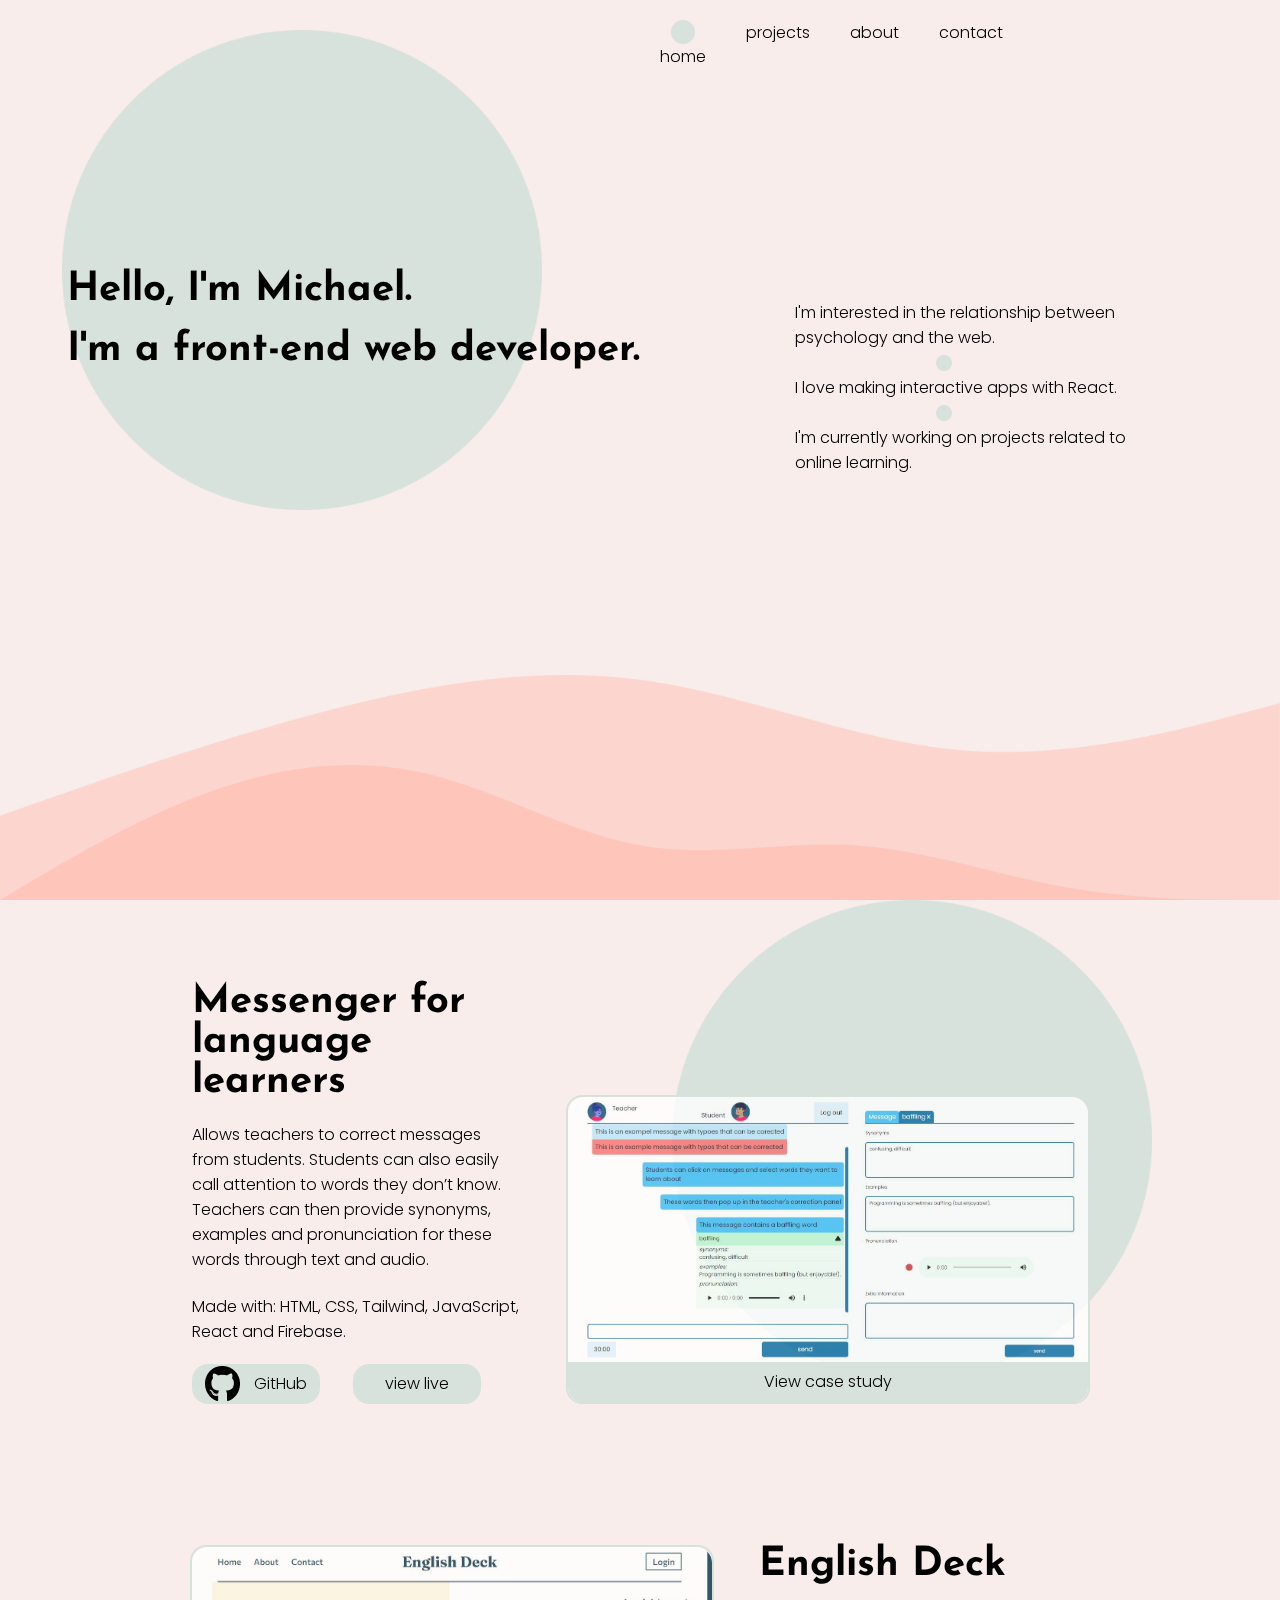
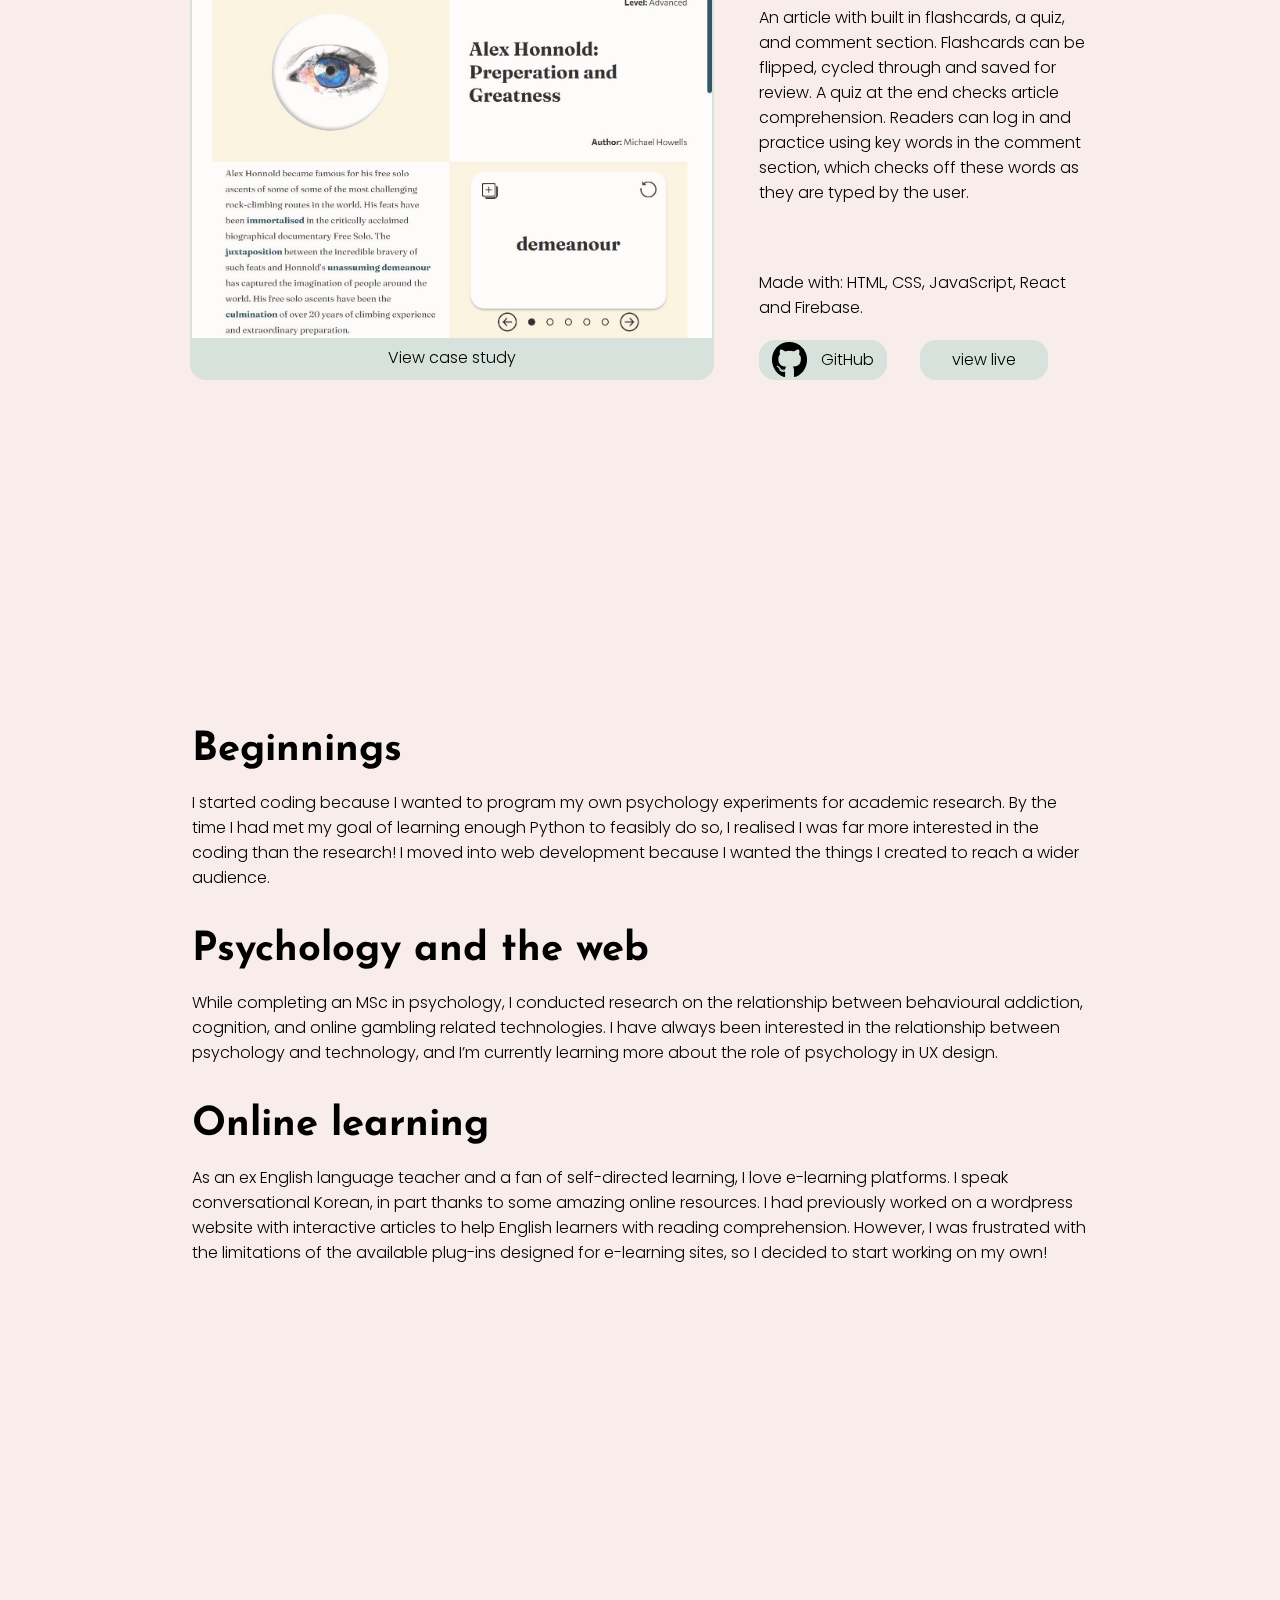
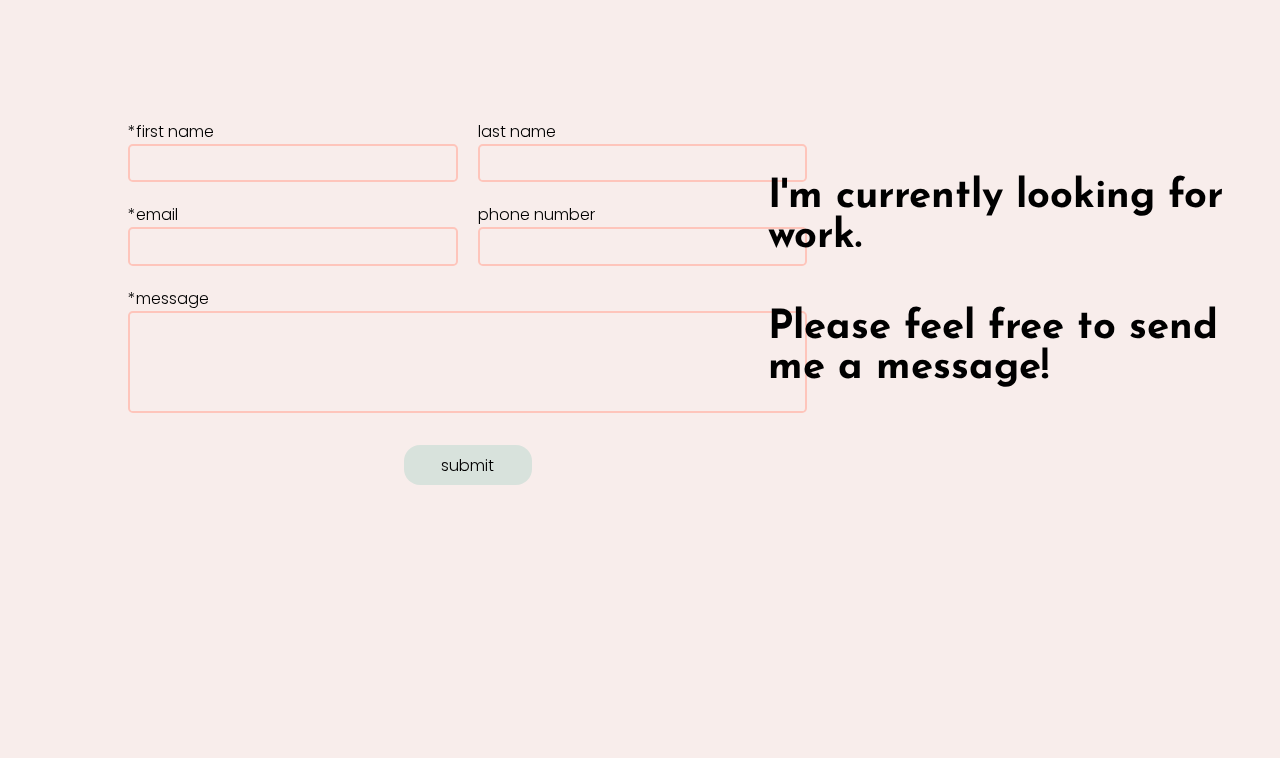
<file: index.html>
<!DOCTYPE html>
<html lang="en">
  <head>
    <meta charset="UTF-8" />
    <meta http-equiv="X-UA-Compatible" content="IE=edge" />
    <meta name="viewport" content="width=device-width, initial-scale=1.0" />
    <title>MichaelDHowells</title>
    <link rel="preconnect" href="https://fonts.googleapis.com" />
    <link rel="preconnect" href="https://fonts.gstatic.com" crossorigin />
    <link
      href="https://fonts.googleapis.com/css2?family=Josefin+Sans&family=Poppins:wght@300&display=swap"
      rel="stylesheet"
    />
    <link rel="stylesheet" href="style.css" />
  </head>
  <body>
    <div class="nav-container">
      <nav>
        <div class="nav-item-box nav-home">
          <img
            src="./images/circle-small.png"
            class="small-circle"
            alt="small-circle"
          />
          <a href="#home">
            home
          </a>
        </div>
        <div class="nav-item-box">
          <img
            src="./images/circle-small.png"
            class="small-circle"
            alt="small-circle "
          />
          <a href="#projects">
          projects
          <a>
        </div>
        <div class="nav-item-box">
          <img
            src="./images/circle-small.png"
            class="small-circle"
            alt="small-circle"
          />

          <a href="#about">about</a>

        </div>
        <div class="nav-item-box">
          <img
            src="./images/circle-small.png"
            class="small-circle"
            alt="small-circle"
          />
          <a href="#contact">
          contact
        </a>
        </div>
      </nav>
    </div>
    <main id="main">
      <section class="home-section" id="home">
        <img
          src="./images/circle-big.png"
          class="big-circle"
          alt="big-circle"
        />
        <h1>
          Hello, I'm Michael.<span class="br">
            I'm a front-end web developer.</span
          >
        </h1>
        <div class="main-description">
          <img
            src="./images/wave-small2.png"
            class="small-wave"
            alt="small-wave"
          />
          <p class="description-text fade1">
            I'm interested in the relationship between psychology and the web.
          </p>
          <img
          src="./images/circle-small.png"
          alt="small-circle"
          class="small-circle-description fade2"
        />
          <p class="description-text fade3">
            I love making interactive apps with React.
          </p>
          <img
          src="./images/circle-small.png"
          alt="small-circle"
          class="small-circle-description fade4"
        />
          <p class="description-text fade5">
            I'm currently working on projects related to online learning. 
          </p>
        </div>
      </section>
      <section class="projects-section" id="projects">
        <div class="project-display-odd">
            <div class="prj-about-top-odd">
            <h2>Messenger for language learners</h2>
            <p>
              Allows teachers to correct messages from students. Students can also easily call attention to words they don’t know. Teachers can then provide synonyms, examples and pronunciation for these words through text and audio. 
            </p>
            
          </div>
          <div class="prj-about-bottom-odd">
            <p>
              Made with: HTML, CSS, Tailwind, JavaScript, React and Firebase.
            </p>
            <div class="prj-btns-msg">
              <a href="https://github.com/dev-mhowells/messaging-app"><button class="github-btn">
                <img class="github-logo" src="./images/github-small.png" alt="github logo" />GitHub
              </button>
            </a>
              <a href="https://messenger-32231.web.app/"><button class="view-live-btn">view live</button></a>
            </div>
          </div>
          <div class="img-placeholder-odd">
            <div class="img-text-container">
            <img
              class="prj-preview"
              src="./images/project2/demo-correction.JPG"
              alt="project-one-preview"
            />
            <div class="img-text">
              <a href="messenger.html">View case study</a>
            </div>
          </div>
          </div>
          <!-- <div class="logo-container-msg">
            <img class="html-logo logo" src="./images/html.png" alt="html logo" />
            <img class="logo" src="./images/css.png" alt="css logo" />
            <img class="logo" src="./images/tailwind.png" alt="tailwind logo" />
            <img class="logo" src="./images/js.png" alt="js logo" />
            <img class="logo" src="./images/react.png" alt="react logo" />
            <img class="logo" src="./images/firebase.png" alt="firebase logo" />
          </div> -->
          <!-- <div class="prj-about-bottom-odd">
            <div class="prj-btns-msg">
              <a href="https://github.com/dev-mhowells/messaging-app"><button class="github-btn">
                <img class="github-logo" src="./images/github-small.png" alt="github logo" />GitHub
              </button>
            </a>
              <a href="https://messenger-32231.web.app/"><button class="view-live-btn">view live</button></a>
            </div>
          </div> -->

        </div>
        <div class="project-display">
          <div class="img-placeholder">
            <div class="img-text-container">
            <img
              class="prj-preview"
              src="./images/project1/cap1.JPG"
              alt="project-one-preview"
            />
            <div class="img-text">
              <a href="english-deck.html">View case study</a>
            </div>
          </div>
          </div>
            <div class="prj-about-top">
            <h2>English Deck</h2>
            <p>
             An article with built in flashcards, a quiz, and comment section. Flashcards can be flipped, cycled through and saved for review. A quiz at the end checks article comprehension. Readers can log in and practice using key words in the comment section, which checks off these words as they are typed by the user.
            </p>
          </div>
          <div class="prj-about-bottom">
            <p>
              Made with: HTML, CSS, JavaScript, React and Firebase.
            </p>
            <!-- <div class="logo-container">
              <img class="html-logo logo" src="./images/html.png" alt="html logo" />
              <img class="logo" src="./images/css.png" alt="css logo" />
              <img class="logo" src="./images/js.png" alt="js logo" />
              <img class="logo" src="./images/react.png" alt="react logo" />
              <img class="logo" src="./images/firebase.png" alt="firebase logo" />
            </div> -->
            <div class="prj-btns">
              <a href="https://github.com/dev-mhowells/english-deck-article/blob/main/README.md"><button class="github-btn">
                <img class="github-logo" src="./images/github-small.png" alt="github logo" />GitHub
              </button>
            </a>
              <a href="https://flashcards-77222.web.app/"><button class="view-live-btn">view live</button></a>
            </div>
          </div>
          <!-- </div> -->
        </div>
      </section>
      <section class="about-section" id="about">
        <h2>Beginnings</h2>
        <p>
          I started coding because I wanted to program my own psychology
          experiments for academic research. By the time I had met my goal of
          learning enough Python to feasibly do so, I realised I was far more
          interested in the coding than the research! I moved into web
          development because I wanted the things I created to reach a wider
          audience.
        </p>
        <h2>Psychology and the web</h2>
        <p>
          While completing an MSc in psychology, I conducted research on the
          relationship between behavioural addiction, cognition, and online
          gambling related technologies. I have always been interested in the
          relationship between psychology and technology, and I’m currently
          learning more about the role of psychology in UX design.
        </p>
        <h2>Online learning</h2>
        <p>
          As an ex English language teacher and a fan of self-directed learning,
          I love e-learning platforms. I speak conversational Korean, in part
          thanks to some amazing online resources. I had previously worked on a
          wordpress website with interactive articles to help English learners
          with reading comprehension. However, I was frustrated with the
          limitations of the available plug-ins designed for e-learning sites,
          so I decided to start working on my own!
        </p>
      </section>
      <section class="contact-section" id="contact">
        <form class="form" name="contact-form" method="POST" data-netlify="true">
          <div class="form-element1">
            <label for="first-name">*first name</label>
            <input type="text" name="first-name" class="first-name" required>
          </div>
          <div class="form-element2">
            <label for="last-name">last name</label>
            <input type="text" name="last-name" class="last-name">
          </div>
          <div class="form-element3">
            <label for="email">*email</label>
            <input type="email" name="email" class="email" required>
          </div>
          <div class="form-element4">
            <label for="phone-number">phone number</label>
            <input type="tel" class="phone-number" name="phone-number">
          </div>
          <div class="form-element5">
            <label for="message">*message</label>
            <textarea name="message" class="message" required></textarea>  
          </div>
          <button type="submit" class="submit">submit</button>
        </form>
        <div class="contact-text">
        <h2>I'm currently looking for work.</h2>
        <h2>Please feel free to send me a message!</h2>
      </div>
        <!-- <h2 class="contact-text">
          I'm currently looking for work, feel free to send me an email or give
          me a call!
        </h2>
        <button class="cv-btn">download CV</button> -->
        <!-- <div class="new-background"></div> -->
        <!-- <img class="alien-big" src="./images/alien-big.png" alt="alien" /> -->
        
      </section>
    </main>
    <img src="./images/wave-main.png" class="main-wave" alt="main-wave" />
    <img
      src="./images/wave-secondary.png"
      class="secondary-wave"
      alt="secondary-wave"
    />
    <img
      src="./images/circle-big.png"
      alt="rising-circle"
      class="rising-circle"
    />
    <script src="index.js"></script>
  </body>
</html>
</file>
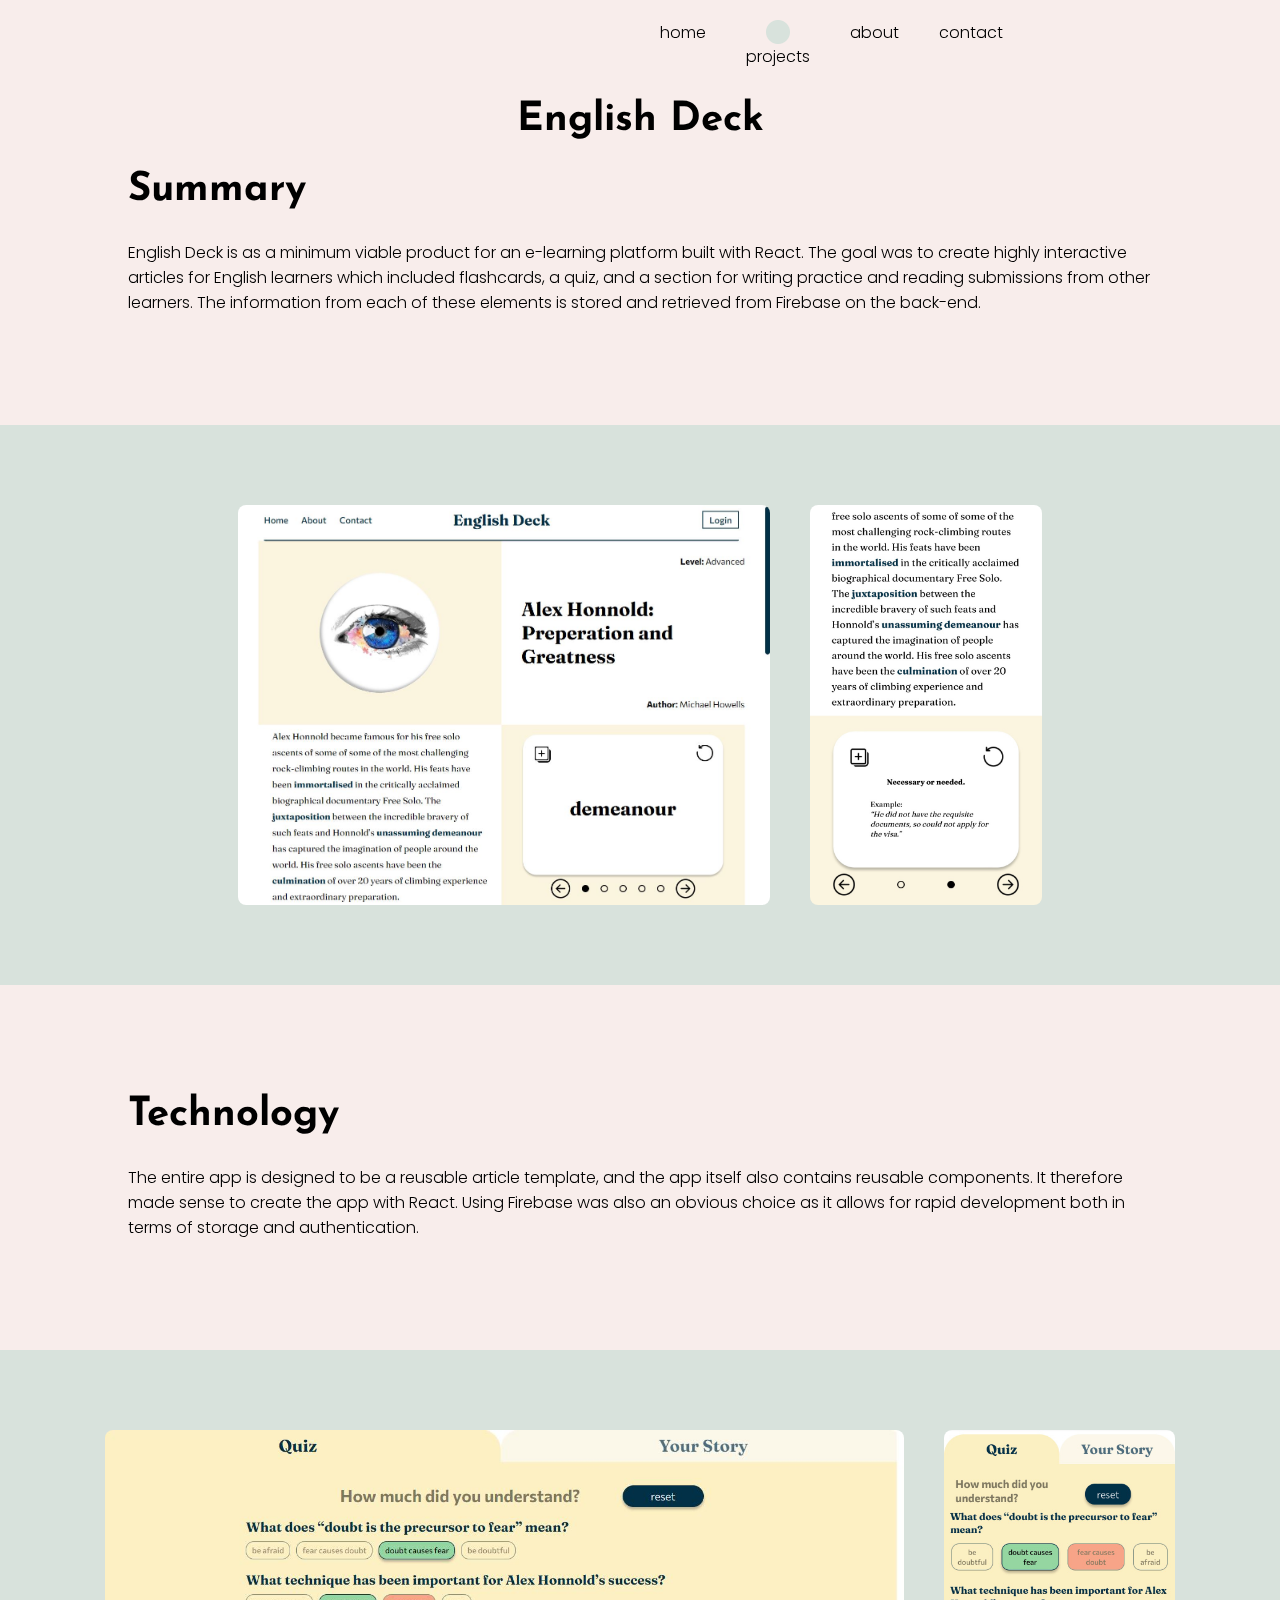
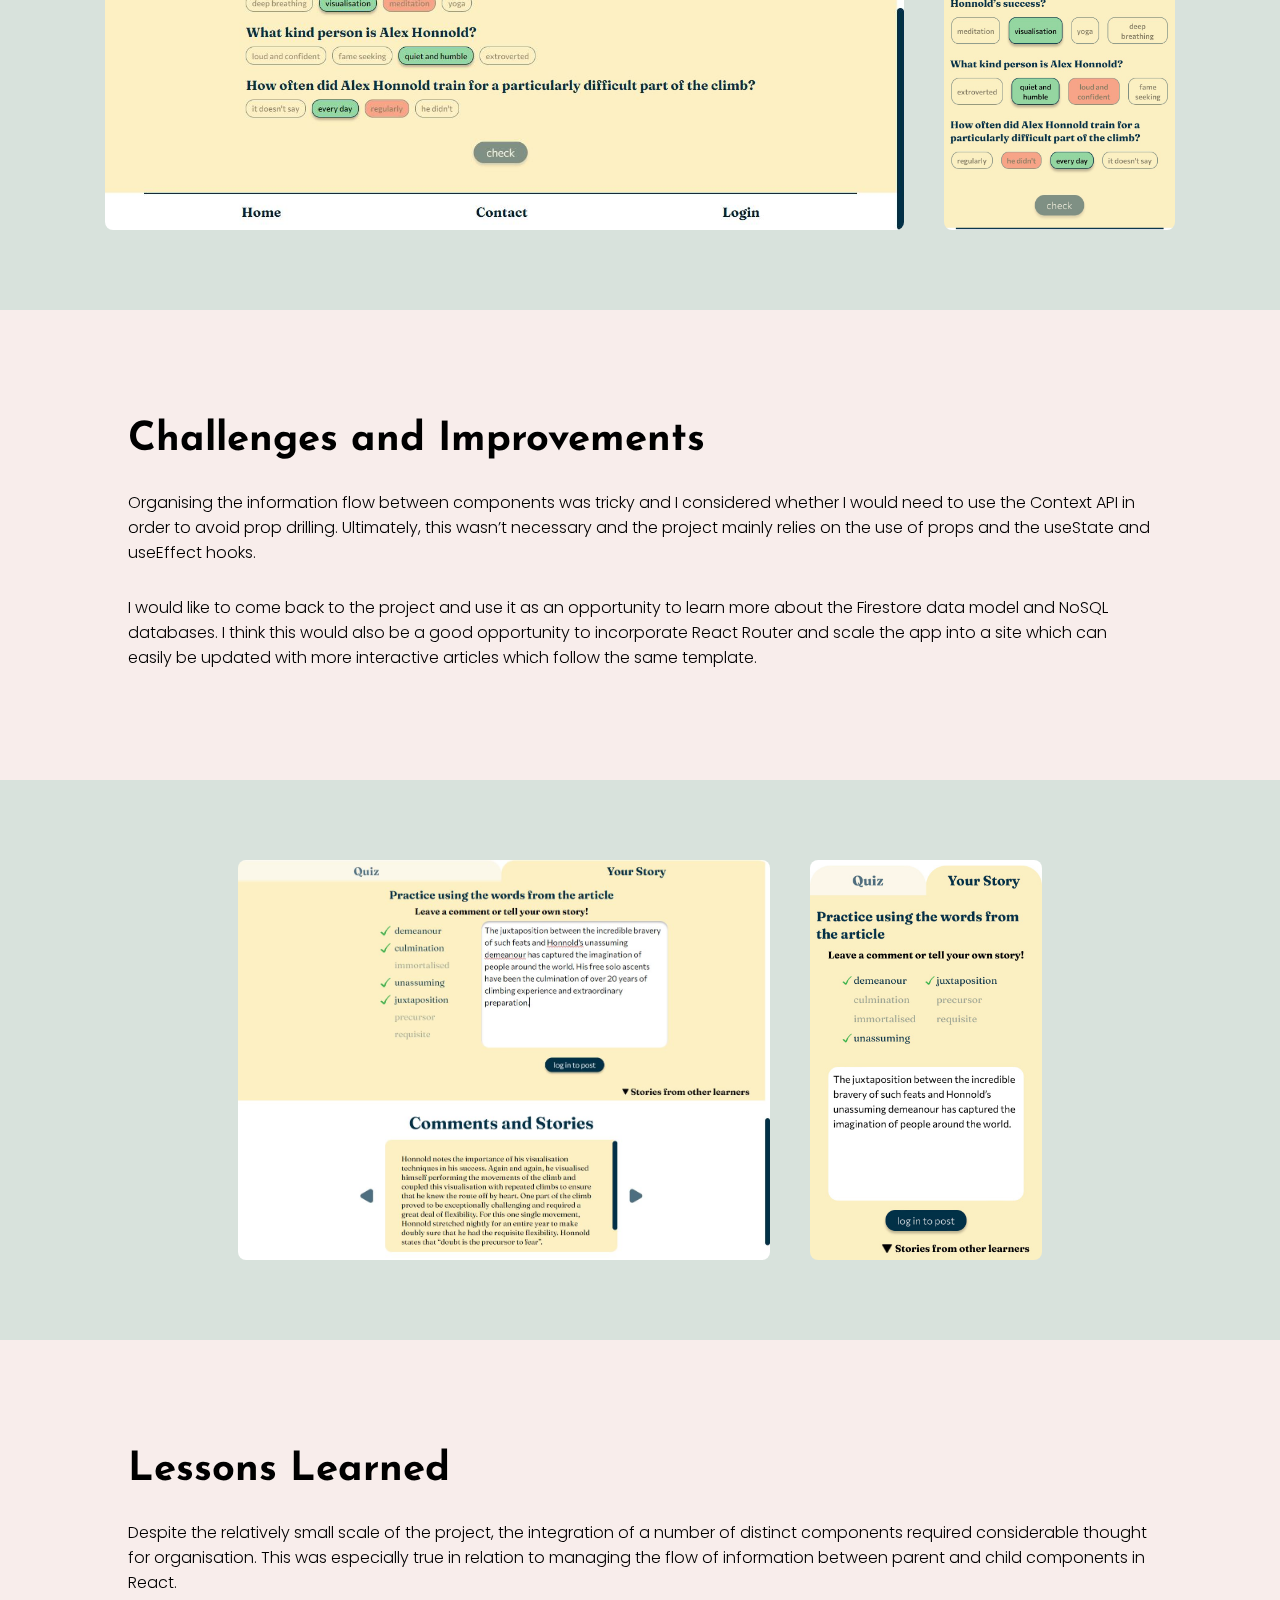
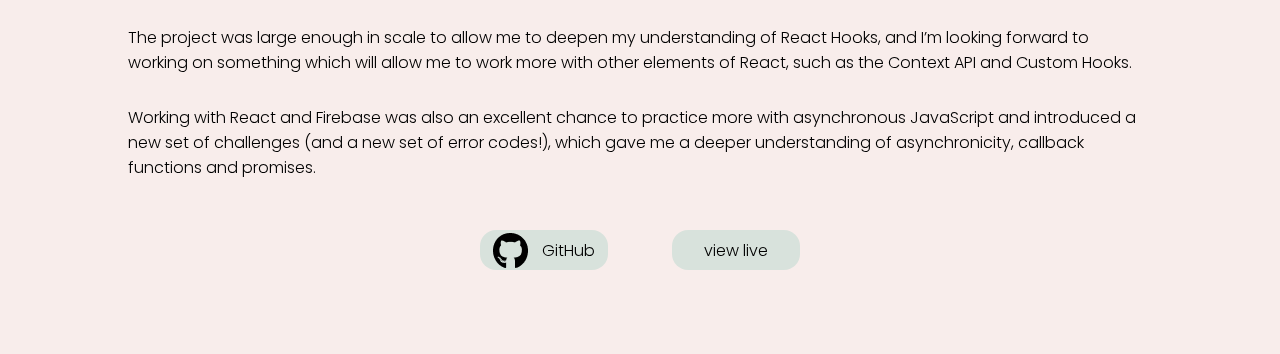
<file: english-deck.html>
<!DOCTYPE html>
<html lang="en">
  <head>
    <meta charset="UTF-8" />
    <meta http-equiv="X-UA-Compatible" content="IE=edge" />
    <meta name="viewport" content="width=device-width, initial-scale=1.0" />
    <title>MichaelDHowells</title>
    <link rel="preconnect" href="https://fonts.googleapis.com" />
    <link rel="preconnect" href="https://fonts.gstatic.com" crossorigin />
    <link
      href="https://fonts.googleapis.com/css2?family=Josefin+Sans&family=Poppins:wght@300&display=swap"
      rel="stylesheet"
    />
    <link rel="stylesheet" href="style.css" />
  </head>
  <body>
    <div class="nav-container">
        <nav>
          <div class="nav-item-box nav-home">
            <a href="index.html">
              home
            </a>
          </div>
          <div class="nav-item-box">
            <img
              src="./images/circle-small.png"
              class="small-circle show-display"
              alt="small-circle "
            />
            <a href="index.html #projects">
            projects
            <a>
          </div>
          <div class="nav-item-box">
            <a href="index.html #about">about</a>
          </div>
          <div class="nav-item-box">
            <a href="index.html #contact">
            contact
          </a>
          </div>
        </nav>
      </div>
      <section class="project-main">
        <h2 id="project-title">English Deck</h2>
        <h2>Summary</h2>
        <p>
          English Deck is as a minimum viable product for an e-learning platform
          built with React. The goal was to create highly interactive articles for
          English learners which included flashcards, a quiz, and a section for
          writing practice and reading submissions from other learners. The
          information from each of these elements is stored and retrieved from
          Firebase on the back-end.
        </p>
        <div class="screenshot-box">
        <img src="./images/project1/cap1.JPG" class="large-cap screenshot" alt="project-screeenshot">
        <img src="./images/project1/mobile/cap2mob.jpg" class="small-cap screenshot" alt="project-screenshot-mobile">
    </div>
        <h2>Technology</h2>
        <p>
          The entire app is designed to be a reusable article template, and the
          app itself also contains reusable components. It therefore made sense to
          create the app with React. Using Firebase was also an obvious choice as
          it allows for rapid development both in terms of storage and
          authentication.
        </p>
        <div class="screenshot-box">
        <img src="./images/project1/cap4.JPG" class="large-cap screenshot wide-cap" alt="project-screeenshot">
        <img src="./images/project1/mobile/cap4mob.jpg" class="small-cap screenshot" alt="project-screenshot-mobile">
        </div>
        <h2>Challenges and Improvements</h2>
        <p>
          Organising the information flow between components was tricky and I
          considered whether I would need to use the Context API in order to avoid
          prop drilling. Ultimately, this wasn’t necessary and the project mainly
          relies on the use of props and the useState and useEffect hooks.
        </p>
        <p>
          I would like to come back to the project and use it as an opportunity to
          learn more about the Firestore data model and NoSQL databases. I think
          this would also be a good opportunity to incorporate React Router and
          scale the app into a site which can easily be updated with more
          interactive articles which follow the same template.
        </p>
        <div class="screenshot-box">
        <img src="./images/project1/cap5.JPG" class="large-cap screenshot" alt="project-screeenshot">
        <img src="./images/project1/mobile/cap5mob.jpg" class="small-cap screenshot" alt="project-screenshot-mobile">
        </div>
        <h2>Lessons Learned</h2>
        <p>
          Despite the relatively small scale of the project, the integration of a
          number of distinct components required considerable thought for
          organisation. This was especially true in relation to managing the flow
          of information between parent and child components in React.
        </p>
        <p>
          The project was large enough in scale to allow me to deepen my
          understanding of React Hooks, and I’m looking forward to working on
          something which will allow me to work more with other elements of React,
          such as the Context API and Custom Hooks.
        </p>
        <p>
          Working with React and Firebase was also an excellent chance to practice
          more with asynchronous JavaScript and introduced a new set of challenges
          (and a new set of error codes!), which gave me a deeper understanding of
          asynchronicity, callback functions and promises.
        </p>
        <div class="prj-btns-project">
            <a href="https://github.com/dev-mhowells/english-deck-article/blob/main/README.md"><button class="github-btn">
              <img class="github-logo" src="./images/github-small.png" alt="github logo" />GitHub
            </button>
          </a>
            <a href="https://flashcards-77222.web.app/"><button class="view-live-btn">view live</button></a>
          </div>
        </div>
        <img src="./images/wave-main.png" class="main-wave" alt="main-wave" />
    <img
      src="./images/wave-secondary.png"
      class="secondary-wave"
      alt="secondary-wave"
    />
        <script src="index.js"></script>
      </section>
  </body>
</html>
</file>
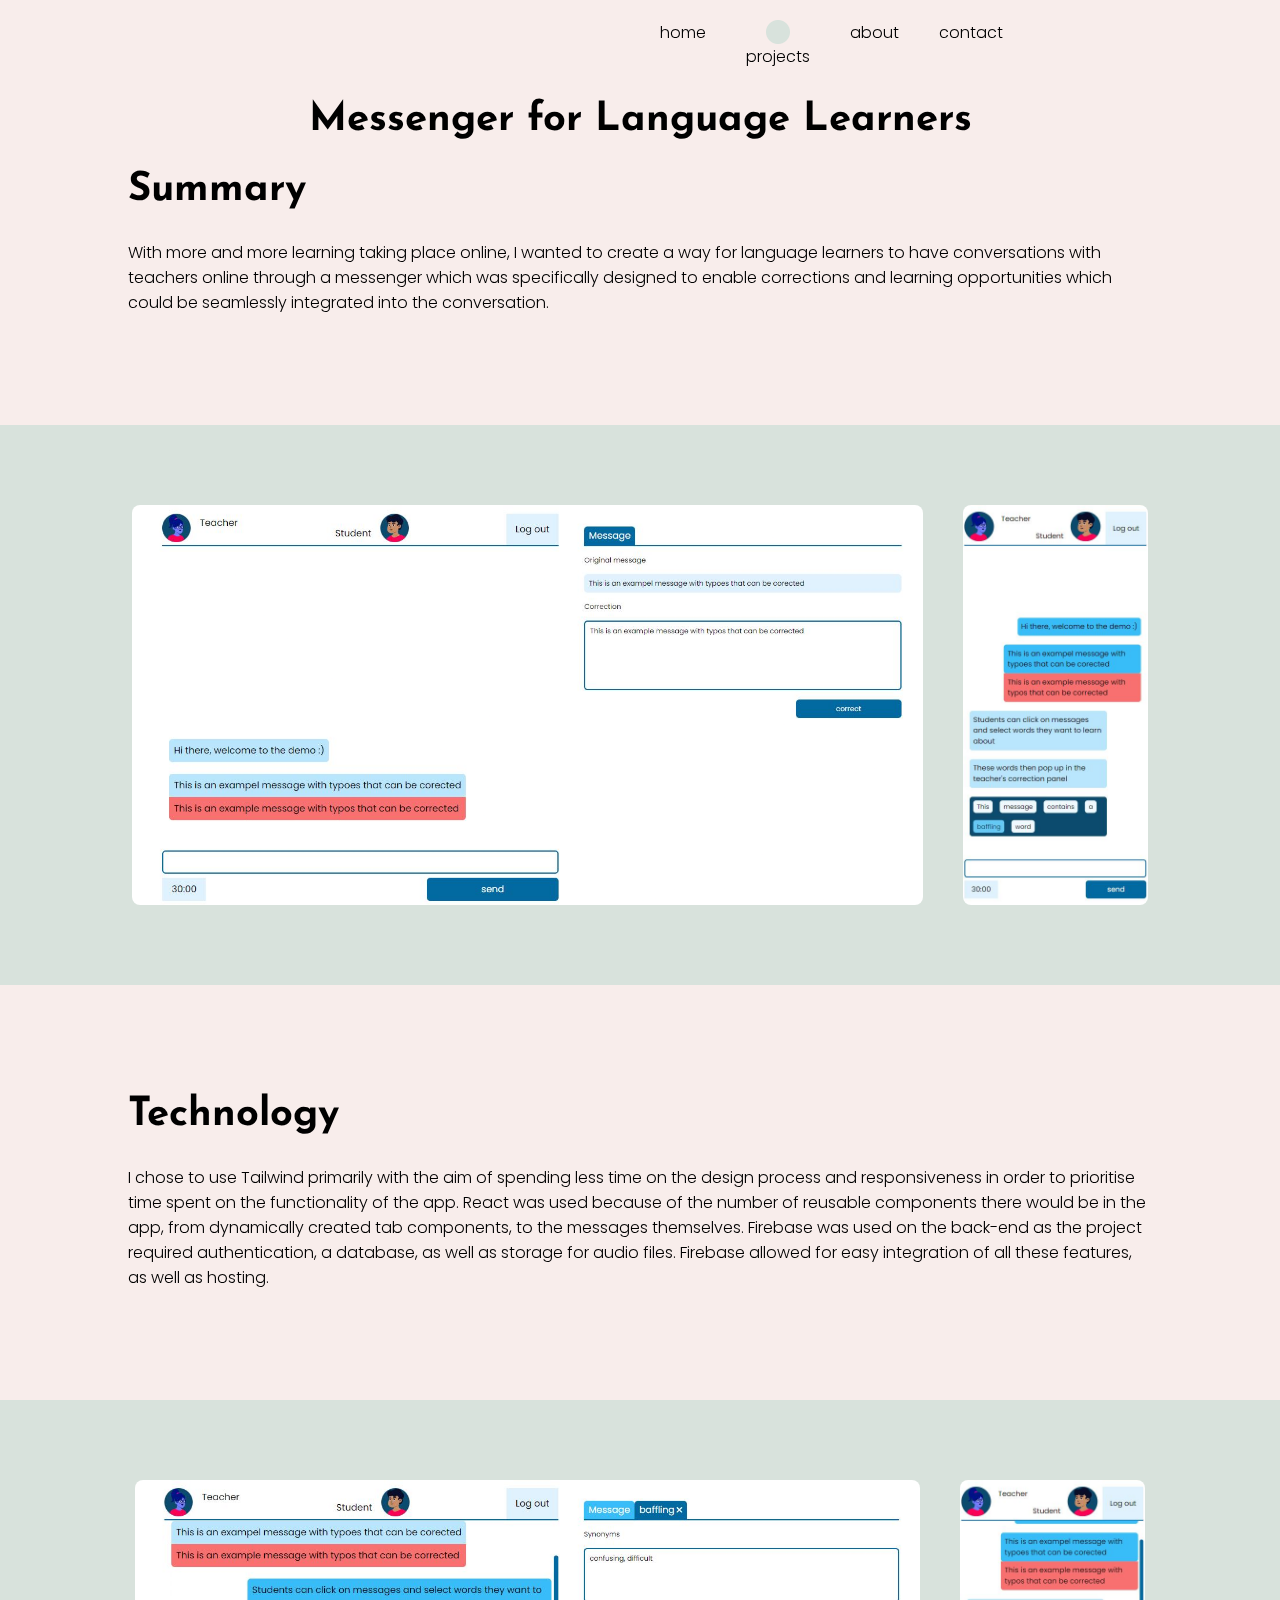
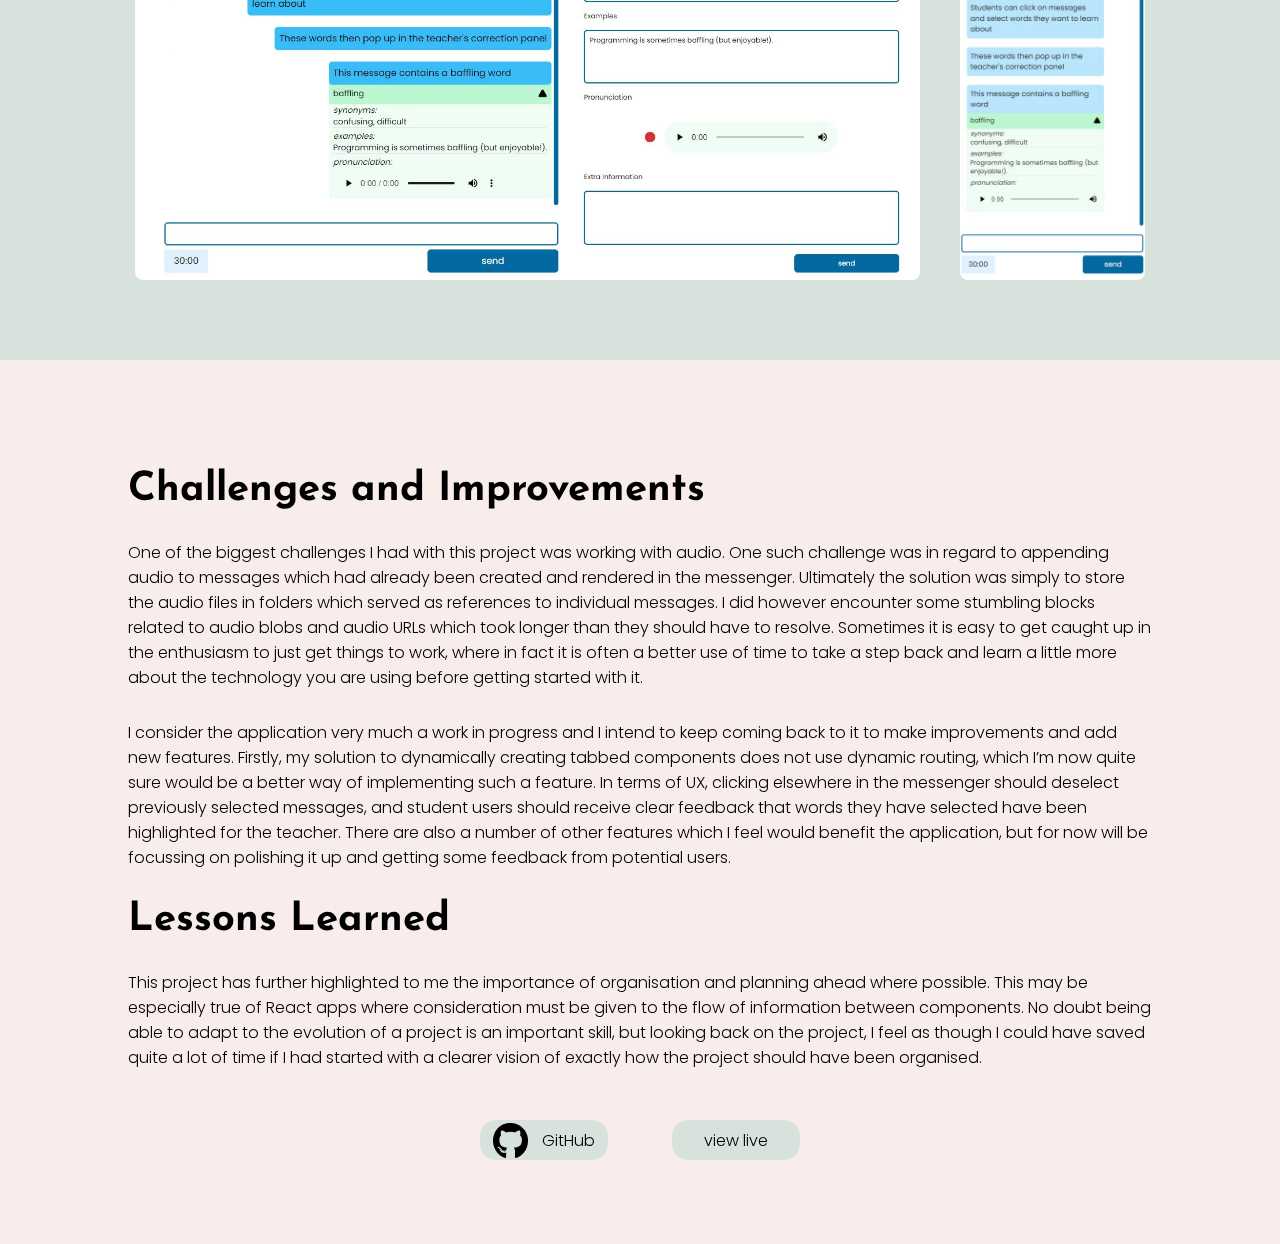
<file: messenger.html>
<!DOCTYPE html>
<html lang="en">
  <head>
    <meta charset="UTF-8" />
    <meta http-equiv="X-UA-Compatible" content="IE=edge" />
    <meta name="viewport" content="width=device-width, initial-scale=1.0" />
    <title>MichaelDHowells</title>
    <link rel="preconnect" href="https://fonts.googleapis.com" />
    <link rel="preconnect" href="https://fonts.gstatic.com" crossorigin />
    <link
      href="https://fonts.googleapis.com/css2?family=Josefin+Sans&family=Poppins:wght@300&display=swap"
      rel="stylesheet"
    />
    <link rel="stylesheet" href="style.css" />
  </head>
  <body>
    <div class="nav-container">
        <nav>
          <div class="nav-item-box nav-home">
            <a href="index.html">
              home
            </a>
          </div>
          <div class="nav-item-box">
            <img
              src="./images/circle-small.png"
              class="small-circle show-display"
              alt="small-circle "
            />
            <a href="index.html #projects">
            projects
            <a>
          </div>
          <div class="nav-item-box">
            <a href="index.html #about">about</a>
          </div>
          <div class="nav-item-box">
            <a href="index.html #contact">
            contact
          </a>
          </div>
        </nav>
      </div>
      <section class="project-main">
        <h2 id="project-title">Messenger for Language Learners</h2>
        <h2>Summary</h2>
        <p>
            With more and more learning taking place online, I wanted to create a way for language learners to have conversations with teachers online through a messenger which was specifically designed to enable corrections and learning opportunities which could be seamlessly integrated into the conversation. 
        </p>
        <div class="screenshot-box">
        <img src="./images/project2/demo-message-correction.png" class="large-cap screenshot" alt="project-screeenshot">
        <img src="./images/project2/demo-selected.JPG" class="small-cap screenshot" alt="project-screenshot-mobile">
    </div>
        <h2>Technology</h2>
        <p>
            I chose to use Tailwind primarily with the aim of spending less time on the design process and responsiveness in order to prioritise time spent on the functionality of the app. React was used because of the number of reusable components there would be in the app, from dynamically created tab components, to the messages themselves. Firebase was used on the back-end as the project required authentication, a database, as well as storage for audio files. Firebase allowed for easy integration of all these features, as well as hosting. 
        </p>
        <div class="screenshot-box">
        <img src="./images/project2/demo-correction.JPG" class="large-cap screenshot wide-cap" alt="project-screeenshot">
        <img src="./images/project2/demo-correction-mob.JPG" class="small-cap screenshot" alt="project-screenshot-mobile">
        </div>
        <h2>Challenges and Improvements</h2>
        <p>
            One of the biggest challenges I had with this project was working with audio. One such challenge was in regard to appending audio to messages which had already been created and rendered in the messenger. Ultimately the solution was simply to store the audio files in folders which served as references to individual messages. I did however encounter some stumbling blocks related to audio blobs and audio URLs which took longer than they should have to resolve.  Sometimes it is easy to get caught up in the enthusiasm to just get things to work, where in fact it is often a better use of time to take a step back and learn a little more about the technology you are using before getting started with it. 
        </p>
        <p>
            I consider the application very much a work in progress and I intend to keep coming back to it to make improvements and add new features. Firstly, my solution to dynamically creating tabbed components does not use dynamic routing, which I’m now quite sure would be a better way of implementing such a feature. In terms of UX, clicking elsewhere in the messenger should deselect previously selected messages, and student users should receive clear feedback that words they have selected have been highlighted for the teacher. There are also a number of other features which I feel would benefit the application, but for now will be focussing on polishing it up and getting some feedback from potential users.
        </p>
        <h2>Lessons Learned</h2>
        <p>
            This project has further highlighted to me the importance of organisation and planning ahead where possible. This may be especially true of React apps where consideration must be given to the flow of information between components. No doubt being able to adapt to the evolution of a project is an important skill, but looking back on the project, I feel as though I could have saved quite a lot of time if I had started with a clearer vision of exactly how the project should have been organised. 
        </p>
        <div class="prj-btns-project">
            <a href="https://github.com/dev-mhowells/messaging-app"><button class="github-btn">
              <img class="github-logo" src="./images/github-small.png" alt="github logo" />GitHub
            </button>
          </a>
            <a href="https://messenger-32231.web.app/"><button class="view-live-btn">view live</button></a>
          </div>
        </div>
        <img src="./images/wave-main.png" class="main-wave" alt="main-wave" />
    <img
      src="./images/wave-secondary.png"
      class="secondary-wave"
      alt="secondary-wave"
    />
        <script src="index.js"></script>
      </section>
  </body>
</html>
</file>
<file: style.css>
body {
  /* height: 100vh; */
  margin: 0;
  background-color: #f8edeb;
  font-family: "Poppins", sans-serif;
  font-weight: 300;
  font-size: 1em;
}

::-webkit-scrollbar {
  width: 0.6em;
  background: transparent;
}

::-webkit-scrollbar-thumb {
  background: #d8e2dc;
  border-radius: 2em;
}

::-webkit-scrollbar-thumb:hover {
  background: #aeb3b0;
}

html {
  scroll-behavior: smooth;
}

h1,
h2 {
  margin: 0;
  font-family: "Josefin Sans", sans-serif;
  font-size: 2.5em;
}

p,
a {
  text-decoration: none;
  color: black;
  margin: 0;
  font-family: "Poppins", sans-serif;
  font-weight: 300;
  font-size: 1em;
}

a {
  text-decoration: none;
}

button {
  color: black;
  height: 2.5em;
  width: 8em;
  border-radius: 1em;
  background: #d8e2dc;
  font-family: "Poppins", sans-serif;
  font-weight: 300;
  font-size: 1em;
  border: none;
  cursor: pointer;
}

button:hover {
  background: #d8e2dcb7;
}

button:active {
  background: #d8e2dc;
}

.nav-container {
  z-index: 100;
  position: fixed;
  top: 0;
  width: 100%;
  height: 80px;
  background-color: #f8edeb;
}

nav {
  display: flex;
  position: fixed;
  left: 50%;
  margin-top: 20px;
  width: 100%;
}

.nav-item-box {
  margin-right: 20px;
  margin-left: 20px;
  display: flex;
  flex-direction: column;
  align-items: center;
}

.small-circle {
  height: 1.5em;
  width: auto;
  display: none;
  animation: showCircle ease-out 350ms;
  animation-fill-mode: both;
}

@keyframes showCircle {
  0% {
    height: 0;
    width: 0;
  }
  70% {
    height: 1.9em;
    width: auto;
  }
  90% {
    height: 1.3em;
    width: auto;
  }
  100% {
    height: 1.5em;
    width: auto;
  }
}

.show-display {
  display: block;
}

main {
  display: flex;
  flex-direction: column;
  align-items: center;
  justify-content: center;
}

.home-section {
  width: 95%;
  max-width: 1350px;
  height: 100vh;
  display: grid;
  grid-template-columns: repeat(2, 1fr);
  grid-template-rows: repeat(3, 1fr);
}

.big-circle {
  z-index: 1000;
  grid-column: 1;
  grid-row: 1 / span 2;
  height: 30em;
  width: 30em;
  margin-top: 5%;
  margin-left: 5%;
}

h1 {
  z-index: 1000;
  margin-top: 40px;
  grid-column: 1;
  grid-row: 1 / span 2;
  align-self: center;
  justify-self: flex-end;
  animation: fadeIn 1500ms ease-in-out 500ms;
  animation-fill-mode: both;
}

.br {
  display: block;
  padding-top: 0.5em;
}

.main-description {
  display: grid;
  grid-template-columns: 1fr 1fr;
  grid-template-rows: 1fr 0.5fr 0.5fr 0.5fr 1fr;
  align-items: center;
  justify-items: center;
  grid-row: 2;
  grid-column: 2;
  align-self: flex-start;
  justify-self: center;
  width: 70%;
  /* gap: -2em; */
}

@media all and (max-width: 600px) {
  h1 {
    grid-row: 1;
    grid-column: 1 / 3;
    /* max-width: 60%; */
    justify-self: flex-start;
    align-self: flex-start;
    margin-left: 10%;
    margin-top: 10%;
    z-index: auto;
  }

  .home-section {
    /* height: 90%; */
    /* height: 500px; */
    width: 100%;
    margin-top: 80px;
    grid-template-columns: 1fr 1fr;
    grid-template-rows: 1fr 2fr;
  }

  .big-circle {
    grid-column: 1;
    grid-row: 1;
    height: 15em;
    width: 15em;
    z-index: auto;
  }

  .main-description {
    margin-top: 10%;
    grid-column: 1 / span 2;
    grid-row: 2;
  }
}

.small-circle-description {
  height: 1em;
  width: auto;
  justify-self: center;
  align-self: center;
  grid-column: 1 / span 2;
  margin-top: -1em;
  margin-bottom: -1em;
}

.description-text,
.small-wave {
  width: 80%;
  /* grid-column: 2; */
  /* grid-row: 2; */
  align-self: center;
  justify-self: center;
}

.small-wave {
  display: none;
  opacity: 0.7;
  align-self: flex-end;
  height: 40px;
  grid-column: 1 / span 2;
  grid-row: 1;
}

.description-text {
  margin-left: 10%;
  grid-column: 1 / span 2;
  /* animation: fadeIn 1000ms ease-in-out 1.5s;
  animation-fill-mode: both; */
}

.fade1 {
  animation: fadeIn 1000ms ease-in-out 1.5s;
  animation-fill-mode: both;
}
.fade2 {
  animation: fadeIn 1000ms ease-in-out 1750ms;
  animation-fill-mode: both;
}
.fade3 {
  animation: fadeIn 1000ms ease-in-out 2250ms;
  animation-fill-mode: both;
}
.fade4 {
  animation: fadeIn 1000ms ease-in-out 2500ms;
  animation-fill-mode: both;
}
.fade5 {
  animation: fadeIn 1000ms ease-in-out 3000ms;
  animation-fill-mode: both;
}

@keyframes fadeIn {
  0% {
    opacity: 0;
  }
  100% {
    opacity: 1;
  }
}

html {
  scroll-behavior: smooth;
}

.main-wave,
.secondary-wave {
  width: 100%;
  position: fixed;
  bottom: 0;
  z-index: -999;
}

.main-wave {
  height: 25%;
}

.secondary-wave {
  height: 15%;
}

/* -------------------- PROJECTS -------------------- */

.projects-section {
  height: auto;
  max-width: 1350px;
  display: flex;
  flex-direction: column;
  align-items: center;
  justify-content: center;
  margin-bottom: 50px;
}

.project-display {
  width: 70%;
  display: grid;
  grid-template-columns: repeat(2, 1fr);
  grid-template-rows: 1fr 0.5fr;
  gap: 5%;
  margin-bottom: 10%;
}

.prj-about-top {
  grid-column: 2;
  grid-row: 1;
  display: flex;
  flex-direction: column;
  gap: 20px;
}

.prj-about-bottom {
  gap: 20px;
  grid-column: 2;
  grid-row: 2;
  display: flex;
  flex-direction: column;
  justify-content: flex-end;
}

.img-placeholder {
  grid-column: 1;
  grid-row: 1 / span 2;
  width: 522px;
  display: flex;
  flex-direction: column;
}

/* odd variant just switches from left to right */

.project-display-odd {
  margin-top: 82px;
  width: 70%;
  display: grid;
  grid-template-columns: repeat(2, 1fr);
  grid-template-rows: 1fr 0.5fr;
  gap: 5%;
  margin-bottom: 10%;
}

.prj-about-top-odd {
  grid-column: 1;
  grid-row: 1;
  display: flex;
  flex-direction: column;
  gap: 20px;
}

.prj-about-bottom-odd {
  grid-column: 1;
  grid-row: 2;
  display: flex;
  flex-direction: column;
  gap: 20px;
}

.img-placeholder-odd {
  grid-column: 2;
  grid-row: 1 / span 2;
  width: 522px;
  display: flex;
}

/* ------------- SHARED BETWEEN PROJECTS -------------- */

.img-text-container {
  border: 2px solid #d8e2dc;
  border-radius: 1em;
  display: flex;
  flex-direction: column;
  justify-self: center;
  align-self: flex-end;
}

.prj-preview {
  z-index: -100;
  width: 520px;
  height: auto;
  opacity: 0.8;
  border-radius: 16px 16px 0px 0px;
}

.img-text {
  align-self: flex-end;
  justify-self: center;
  width: 100%;
  background-color: #d8e2dc;
  border-radius: 0 0 0.9em 0.9em;
  height: 40px;
  text-align: center;
  display: flex;
  align-items: center;
  justify-content: center;
}

.prj-btns {
  display: flex;
  align-items: end;
  justify-content: flex-start;
  gap: 10%;
}

.prj-btns-msg {
  /* align-self: start; */
  display: flex;
  align-items: end;
  justify-content: flex-start;
  gap: 10%;
}

.github-btn {
  display: flex;
  align-items: center;
  justify-content: space-around;
}

/* --------------------- PROJECT MEDIA ---------------------- */

@media all and (max-width: 600px) {
  .project-display,
  .project-display-odd {
    display: grid;
    width: 90%;
    grid-template-columns: none;
    grid-template-rows: 1fr 2fr 1fr;
    align-items: center;
    justify-items: center;
  }

  .project-display-odd {
    grid-template-rows: 1fr 1fr 1fr;
  }

  .img-placeholder,
  .img-placeholder-odd {
    grid-row: 2;
    grid-column: 1;
    width: 90%;
  }

  .prj-about-top,
  .prj-about-top-odd {
    grid-row: 1;
    grid-column: 1;
    width: 90%;
  }

  .prj-about-bottom,
  .prj-about-bottom-odd {
    grid-row: 3;
    grid-column: 1;
    gap: 20px;
    align-self: flex-start;
    width: 90%;
  }

  .prj-preview {
    align-self: center;
    justify-self: center;
    width: 100%;
    height: auto;
  }

  .img-text {
    align-self: center;
    width: 100%;
    padding: 0;
  }

  .logo-container {
    width: 90%;
    align-self: center;
  }

  .logo {
    height: 30px;
    width: auto;
  }

  .prj-btns,
  .prj-btns-msg {
    align-self: center;
    justify-self: center;
  }

  .github-logo {
    height: 2em;
    width: 2em;
  }
}

/* --------------------- ABOUT ------------------- */

.about-section {
  max-width: 1350px;
  height: 100vh;
  display: flex;
  flex-direction: column;
  align-items: center;
  justify-content: center;
  gap: 20px;
}

.about-section p {
  width: 70%;
  margin-bottom: 20px;
}

.about-section h2 {
  margin-left: 15%;
  align-self: flex-start;
}

.rising-circle {
  margin-bottom: -30em;
  z-index: -9999;
  height: 30em;
  width: 30em;
  position: fixed;
  bottom: 0;
  right: 10%;
}

.rise {
  animation: riseCircle ease-out 1300ms;
  animation-fill-mode: both;
}

@keyframes riseCircle {
  0% {
    margin-bottom: -30em;
    opacity: 0;
  }
  100% {
    margin-bottom: -5em;
    opacity: 1;
  }
}

.fall {
  animation: fallCircle ease-in-out 1500ms;
  animation-fill-mode: both;
}

@keyframes fallCircle {
  0% {
    margin-bottom: -5em;
    opacity: 1;
  }
  100% {
    margin-bottom: -30em;
    opacity: 0;
  }
}

.contact-section {
  gap: 10%;
  width: 100%;
  max-width: 1350px;
  height: 100vh;
  display: flex;
  /* grid-template-columns: repeat(2, 1fr);
  grid-template-rows: repeat(2, 1fr); */
  align-items: center;
  justify-content: start;
}

.contact-text {
  /* width: 80%;
  grid-column: 1;
  grid-row: 1; */
  /* line-height: 1.5em; */
  /* display: flex;
  flex-direction: column;
  gap: 10%; */
  justify-self: start;
  align-self: center;
  /* margin-bottom: 20%; */
}

.contact-text h2 {
  margin-bottom: 10%;
}

.cv-btn {
  background: #fec5bb;
  grid-column: 1 / span 2;
  grid-row: 1 / span 2;
  width: 9em;
}

/* ENGLISH DECK */

.project-main {
  margin-top: 100px;
  /* margin-bottom: 100px; */
  /* margin-right: 15%;
  margin-left: 15%; */
  display: flex;
  flex-direction: column;
  gap: 30px;
}

.project-main p {
  margin-right: 10%;
  margin-left: 10%;
}

.project-main h2 {
  margin-left: 10%;
}

#project-title {
  align-self: center;
  margin-left: 0;
}

.screenshot-box {
  width: 100%;
  height: 35em;
  align-self: center;
  display: flex;
  align-content: center;
  justify-content: center;
  gap: 40px;
  margin-top: 5em;
  margin-bottom: 5em;
  background-color: #d8e2dc;
}

.screenshot {
  height: 25em;
  width: auto;
  align-self: center;
  border-radius: 0.5em;
}

.prj-btns-project {
  width: 100%;
  height: 5em;
  margin-bottom: 4em;
  display: flex;
  gap: 4em;
  align-items: center;
  justify-content: center;
}

/* ------------------ FORM ----------------------- */

.form {
  width: 40%;
  display: grid;
  grid-template-rows: repeat(2, 1fr) 2fr 1fr;
  grid-template-columns: repeat(2, 1fr);
  gap: 20px;
  margin-left: 10%;
  /* width: 1000px; */
}

input,
textarea {
  /* border: 2px solid #d8e2dc; */
  border: 2px solid #fec5bb;
  border-radius: 0.3em;
  font-size: 1em;
  padding: 0.3em;
  background-color: transparent;
  outline: none;

  font-family: "Poppins", sans-serif;
  font-weight: 300;
}

textarea {
  resize: none;
  width: 100%;
}

.form * {
  display: flex;
  flex-direction: column;
}

.form-element1 {
  grid-column: 1;
  grid-row: 1;
}

.form-element2 {
  grid-column: 2;
  grid-row: 1;
}

.form-element3 {
  grid-column: 1;
  grid-row: 2;
}

.form-element4 {
  grid-column: 2;
  grid-row: 2;
}

.form-element5 {
  height: 100%;
  width: 100%;
  align-self: start;
  justify-self: start;
  grid-column: 1 / span 2;
  grid-row: 3;
}

textarea {
  width: auto;
  height: 100%;
}

.submit {
  align-self: center;
  justify-self: center;
  display: flex;
  align-items: center;
  justify-content: center;
  grid-column: 1 / span 2;
  grid-row: 4;
}

@media all and (max-width: 600px) {
  .form {
    margin-left: 0;
    width: 80%;
    margin-bottom: 15%;
  }
  .submit {
    background-color: #fec5bb;
  }
}

/* .project-main .main-wave {
  height: 20%;
}

.project-main .secondary-wave {
  height: 12%;
} */

@media all and (max-width: 600px) {
  body {
    font-size: 0.7em;
  }

  .nav-container {
    max-width: 100%;
    width: 100%;
    /* height: 70px; */
    height: 10%;
    display: flex;
    /* align-items: center; */
    justify-content: center;
  }
  nav {
    max-width: 100%;
    left: auto;
    align-items: center;
    justify-content: center;
  }

  .about-section p {
    width: 80%;
    margin-bottom: 20px;
  }

  .about-section h2 {
    margin-left: 10%;
    margin-right: 10%;
    align-self: flex-start;
  }

  .contact-section {
    margin-top: 80px;
    height: 600px;
    display: flex;
    flex-direction: column-reverse;
    align-items: center;
    justify-content: center;
  }

  .contact-text {
    justify-self: center;
    width: 80%;
    /* margin-bottom: 100px; */
  }

  .rising-circle {
    height: 25em;
    width: 25em;
    margin-bottom: -25em;
  }

  .screenshot-box {
    flex-direction: column;
    height: auto;
    padding-top: 20px;
    padding-bottom: 20px;
  }

  .screenshot {
    height: 20em;
  }

  .wide-cap {
    width: 90%;
    height: auto;
  }
}

@media all and (max-width: 600px) {
  .main-wave {
    height: 15%;
  }

  .secondary-wave {
    height: 10%;
  }
}
</file>
